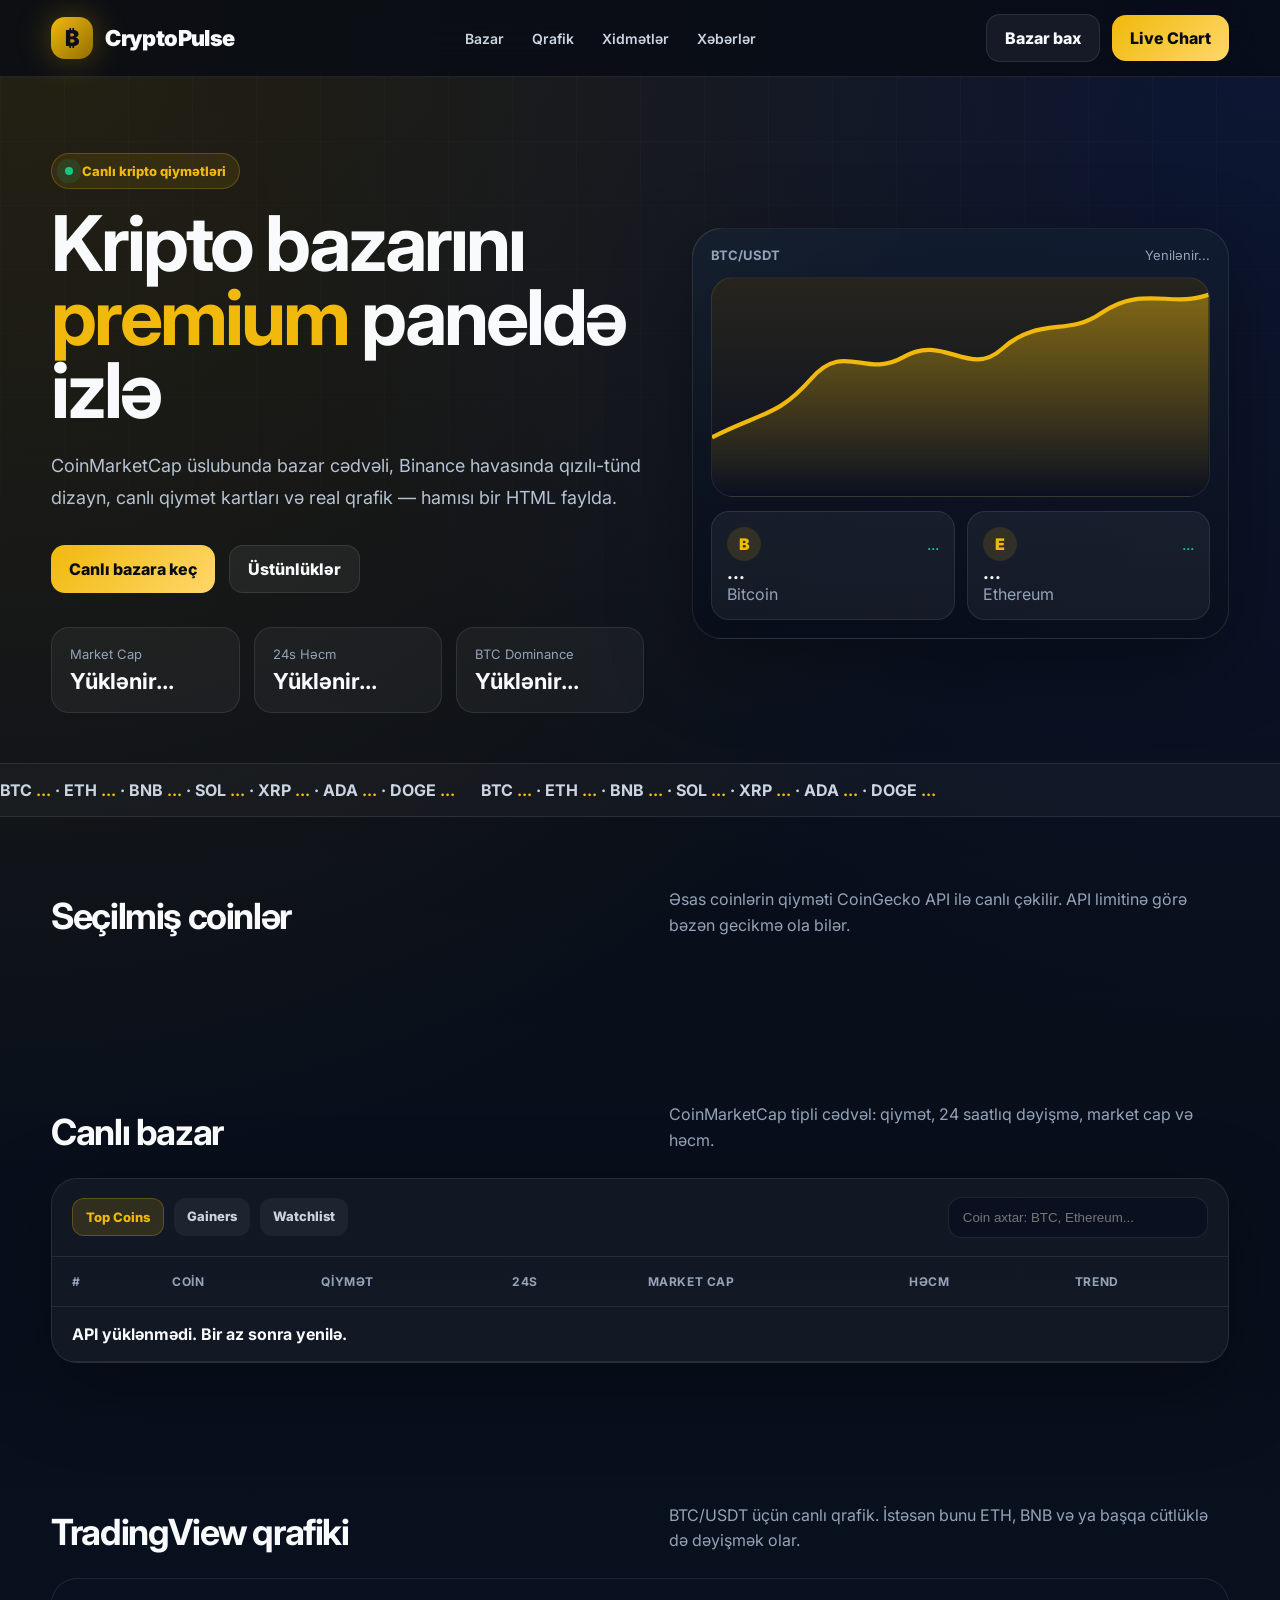
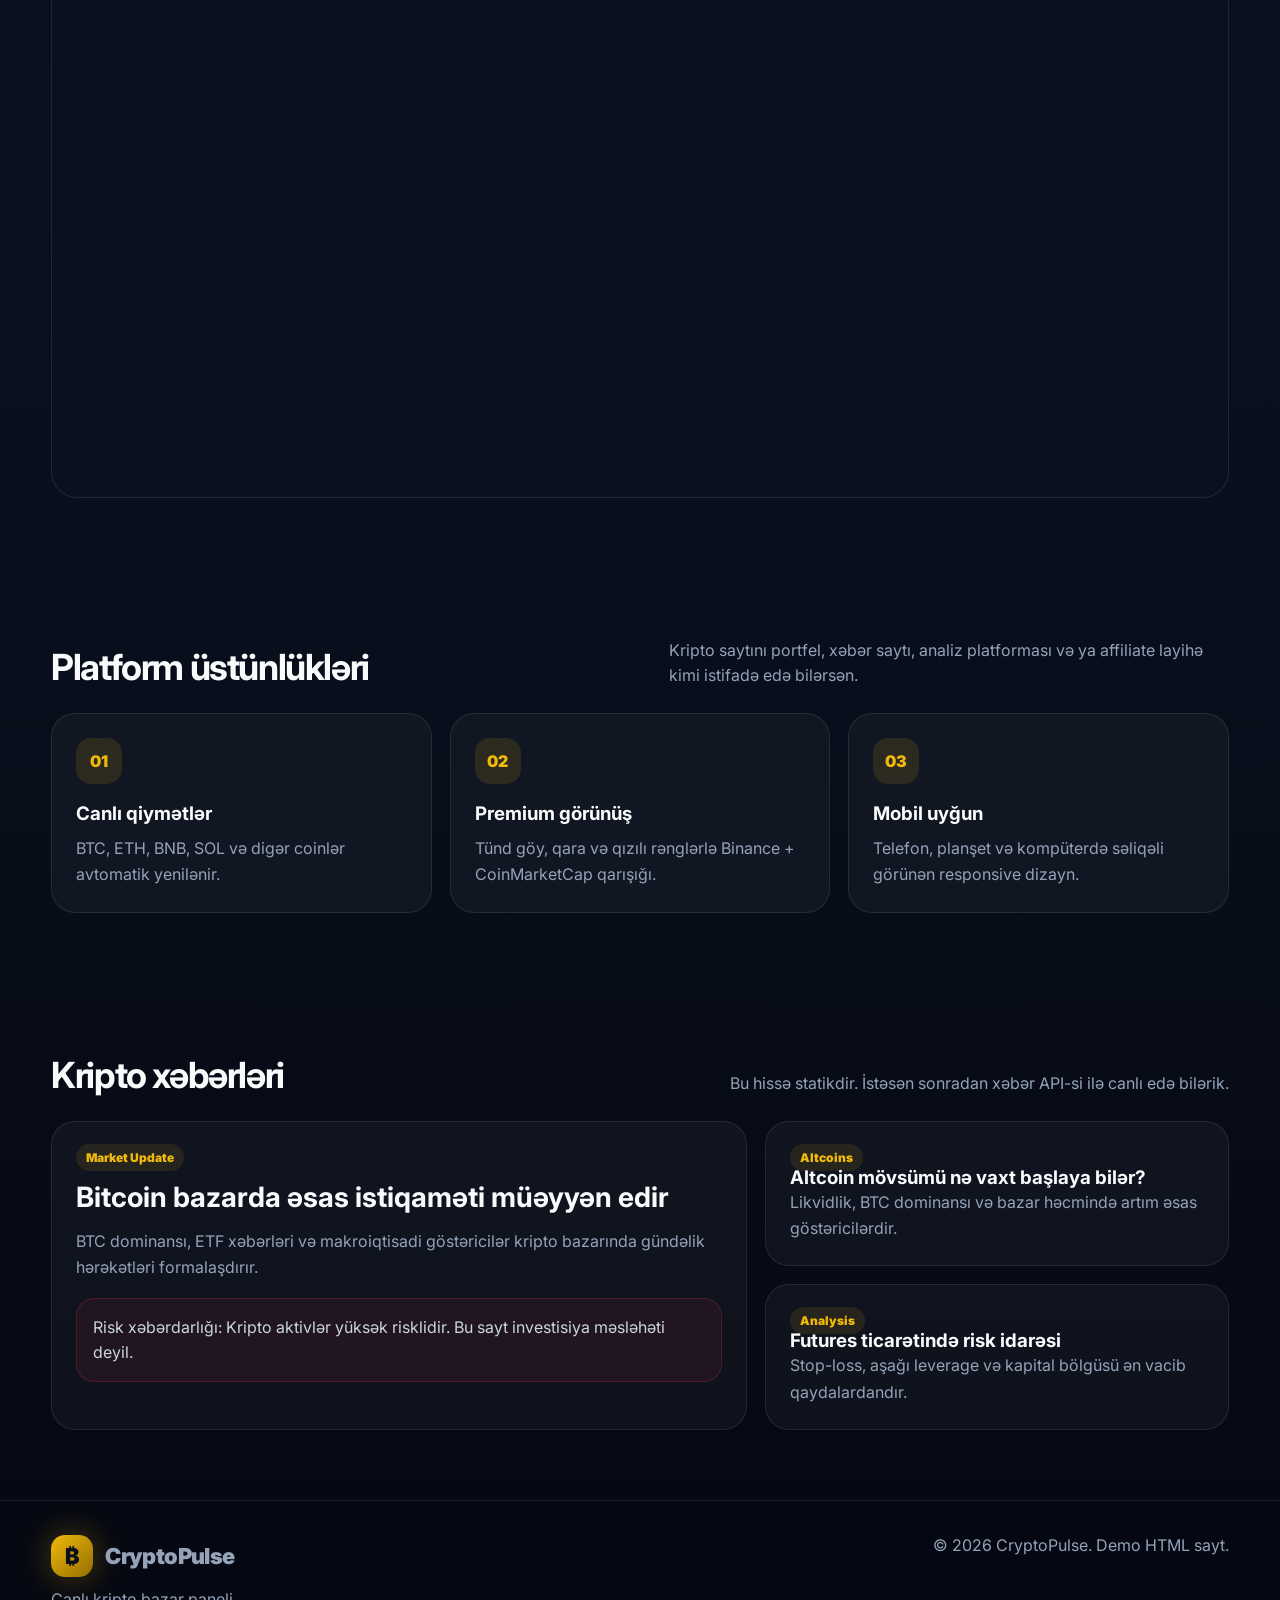
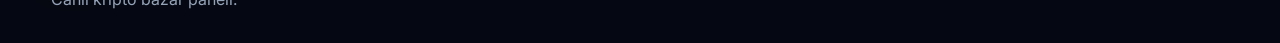
<file: kripto_binance_cmc_mix.html>
<!DOCTYPE html>
<html lang="az">
<head>
  <meta charset="UTF-8" />
  <meta name="viewport" content="width=device-width, initial-scale=1.0" />
  <title>CryptoPulse — Canlı Kripto Bazar</title>
  <link rel="preconnect" href="https://fonts.googleapis.com">
  <link rel="preconnect" href="https://fonts.gstatic.com" crossorigin>
  <link href="https://fonts.googleapis.com/css2?family=Inter:wght@400;500;600;700;800;900&display=swap" rel="stylesheet">
  <style>
    :root{
      --bg:#070B14;
      --bg2:#0B1220;
      --panel:#101827;
      --panel2:#111C2F;
      --gold:#F0B90B;
      --gold2:#FFD76A;
      --text:#F8FAFC;
      --muted:#94A3B8;
      --line:rgba(255,255,255,.09);
      --green:#16C784;
      --red:#EA3943;
      --blue:#3861FB;
      --shadow:0 24px 80px rgba(0,0,0,.35);
    }
    *{box-sizing:border-box;margin:0;padding:0}
    html{scroll-behavior:smooth}
    body{font-family:Inter,Arial,sans-serif;background:radial-gradient(circle at top left,rgba(240,185,11,.13),transparent 34%),radial-gradient(circle at top right,rgba(56,97,251,.14),transparent 30%),linear-gradient(180deg,var(--bg),#09111F 55%,#050812);color:var(--text);overflow-x:hidden}
    a{text-decoration:none;color:inherit}
    .container{width:min(1180px,92%);margin:auto}
    .nav{position:sticky;top:0;z-index:20;background:rgba(7,11,20,.78);backdrop-filter:blur(18px);border-bottom:1px solid var(--line)}
    .nav-inner{display:flex;align-items:center;justify-content:space-between;height:76px}
    .logo{display:flex;align-items:center;gap:12px;font-weight:900;font-size:22px;letter-spacing:-.6px}.logo-mark{width:42px;height:42px;border-radius:14px;background:linear-gradient(135deg,var(--gold),#926E00);display:grid;place-items:center;color:#0B0F19;font-weight:900;box-shadow:0 0 35px rgba(240,185,11,.32)}
    .menu{display:flex;gap:28px;color:#CBD5E1;font-weight:600;font-size:14px}.menu a:hover{color:var(--gold)}
    .nav-actions{display:flex;gap:12px;align-items:center}.btn{border:none;border-radius:14px;padding:13px 18px;font-weight:800;cursor:pointer;transition:.25s;display:inline-flex;align-items:center;gap:8px}.btn-gold{background:linear-gradient(135deg,var(--gold),var(--gold2));color:#070B14}.btn-gold:hover{transform:translateY(-2px);box-shadow:0 12px 32px rgba(240,185,11,.25)}.btn-dark{background:rgba(255,255,255,.06);color:var(--text);border:1px solid var(--line)}.btn-dark:hover{border-color:rgba(240,185,11,.5);color:var(--gold)}
    .hero{position:relative;padding:76px 0 50px;overflow:hidden}.grid-bg{position:absolute;inset:0;background-image:linear-gradient(rgba(255,255,255,.035) 1px,transparent 1px),linear-gradient(90deg,rgba(255,255,255,.035) 1px,transparent 1px);background-size:64px 64px;mask-image:linear-gradient(to bottom,black,transparent);opacity:.55;pointer-events:none}.hero-wrap{position:relative;display:grid;grid-template-columns:1.05fr .95fr;gap:48px;align-items:center}.badge{display:inline-flex;align-items:center;gap:9px;color:var(--gold);background:rgba(240,185,11,.1);border:1px solid rgba(240,185,11,.25);padding:9px 13px;border-radius:999px;font-weight:800;font-size:13px;margin-bottom:18px}.pulse{width:8px;height:8px;background:var(--green);border-radius:50%;box-shadow:0 0 0 8px rgba(22,199,132,.12)}
    h1{font-size:clamp(40px,6vw,78px);line-height:.96;letter-spacing:-3px;margin-bottom:22px}.gold{color:var(--gold)}.hero p{color:#B6C2D3;font-size:18px;line-height:1.75;max-width:620px}.hero-buttons{display:flex;gap:14px;margin-top:32px;flex-wrap:wrap}.stats{display:grid;grid-template-columns:repeat(3,1fr);gap:14px;margin-top:34px}.stat{background:rgba(255,255,255,.045);border:1px solid var(--line);border-radius:18px;padding:18px}.stat span{display:block;color:var(--muted);font-size:13px}.stat b{font-size:22px;margin-top:6px;display:block}.screen{background:linear-gradient(180deg,rgba(17,28,47,.95),rgba(8,13,24,.95));border:1px solid var(--line);border-radius:30px;padding:18px;box-shadow:var(--shadow);position:relative}.screen:before{content:"";position:absolute;inset:-1px;border-radius:30px;background:linear-gradient(135deg,rgba(240,185,11,.45),transparent 28%,rgba(56,97,251,.35));z-index:-1}.mini-top{display:flex;justify-content:space-between;align-items:center;margin-bottom:14px;color:var(--muted);font-size:13px}.chart{height:220px;border-radius:22px;background:linear-gradient(180deg,rgba(240,185,11,.12),transparent),#0A1020;position:relative;overflow:hidden;border:1px solid var(--line)}.chart svg{position:absolute;inset:0;width:100%;height:100%}.floating-card{margin-top:14px;display:grid;grid-template-columns:1fr 1fr;gap:12px}.small-coin{background:rgba(255,255,255,.05);border:1px solid var(--line);border-radius:18px;padding:15px}.small-coin .row{display:flex;justify-content:space-between;align-items:center}.coin-icon{width:34px;height:34px;border-radius:50%;display:grid;place-items:center;background:rgba(240,185,11,.13);color:var(--gold);font-weight:900}.positive{color:var(--green)!important}.negative{color:var(--red)!important}.muted{color:var(--muted)}
    .ticker{border-block:1px solid var(--line);background:rgba(255,255,255,.03);overflow:hidden}.ticker-track{display:flex;gap:26px;white-space:nowrap;animation:move 30s linear infinite;padding:16px 0;color:#CBD5E1;font-weight:700}.ticker-track span{color:var(--gold)}@keyframes move{to{transform:translateX(-50%)}}
    section{padding:70px 0}.section-head{display:flex;justify-content:space-between;gap:20px;align-items:end;margin-bottom:24px}.section-head h2{font-size:36px;letter-spacing:-1.4px}.section-head p{color:var(--muted);max-width:560px;line-height:1.6}.cards{display:grid;grid-template-columns:repeat(4,1fr);gap:18px}.coin-card{background:linear-gradient(180deg,rgba(255,255,255,.055),rgba(255,255,255,.025));border:1px solid var(--line);border-radius:24px;padding:20px;transition:.25s;position:relative;overflow:hidden}.coin-card:hover{transform:translateY(-6px);border-color:rgba(240,185,11,.42);box-shadow:0 22px 52px rgba(0,0,0,.26)}.coin-card:after{content:"";position:absolute;right:-30px;top:-30px;width:100px;height:100px;background:rgba(240,185,11,.09);border-radius:50%}.coin-head{display:flex;justify-content:space-between;align-items:center;margin-bottom:24px}.symbol{color:var(--muted);font-size:13px}.price{font-size:26px;font-weight:900;letter-spacing:-.6px}.change{font-weight:900;margin-top:8px;display:inline-block}
    .market-box{background:rgba(255,255,255,.04);border:1px solid var(--line);border-radius:26px;overflow:hidden;box-shadow:var(--shadow)}.market-toolbar{display:flex;justify-content:space-between;align-items:center;padding:18px 20px;border-bottom:1px solid var(--line);gap:14px;flex-wrap:wrap}.search{background:#0A1020;border:1px solid var(--line);border-radius:14px;color:var(--text);padding:12px 14px;min-width:260px;outline:none}.tabs{display:flex;gap:10px}.tab{padding:10px 13px;border-radius:12px;background:rgba(255,255,255,.05);color:#CBD5E1;font-weight:800;font-size:13px}.tab.active{background:rgba(240,185,11,.14);color:var(--gold);border:1px solid rgba(240,185,11,.25)}table{width:100%;border-collapse:collapse}th,td{text-align:left;padding:17px 20px;border-bottom:1px solid var(--line)}th{color:var(--muted);font-size:12px;text-transform:uppercase;letter-spacing:.6px}td{font-weight:700}.coin-name{display:flex;align-items:center;gap:12px}.rank{color:var(--muted);font-weight:700}.spark{width:90px;height:30px}.tag{padding:6px 10px;border-radius:999px;background:rgba(240,185,11,.1);color:var(--gold);font-size:12px;font-weight:900}.chart-frame{height:520px;border:1px solid var(--line);border-radius:26px;overflow:hidden;background:#0A1020}.features{display:grid;grid-template-columns:repeat(3,1fr);gap:18px}.feature{background:rgba(255,255,255,.04);border:1px solid var(--line);border-radius:24px;padding:24px}.feature .ico{width:46px;height:46px;border-radius:15px;background:rgba(240,185,11,.12);color:var(--gold);display:grid;place-items:center;font-weight:900;margin-bottom:18px}.feature h3{margin-bottom:10px}.feature p{color:var(--muted);line-height:1.65}.news{display:grid;grid-template-columns:1.2fr .8fr;gap:18px}.news-main,.news-side article{background:rgba(255,255,255,.04);border:1px solid var(--line);border-radius:24px;padding:24px}.news-main h3{font-size:28px;margin:14px 0}.news-main p,.news-side p{color:var(--muted);line-height:1.65}.news-side{display:grid;gap:18px}.footer{border-top:1px solid var(--line);background:#050812;padding:34px 0;color:var(--muted)}.footer-inner{display:flex;justify-content:space-between;gap:20px;flex-wrap:wrap}.risk{color:#CBD5E1;background:rgba(234,57,67,.08);border:1px solid rgba(234,57,67,.22);padding:16px;border-radius:18px;margin-top:18px;line-height:1.55}
    @media(max-width:980px){.hero-wrap,.news{grid-template-columns:1fr}.cards{grid-template-columns:repeat(2,1fr)}.features{grid-template-columns:1fr 1fr}.menu{display:none}.hero{padding-top:50px}th:nth-child(5),td:nth-child(5),th:nth-child(6),td:nth-child(6){display:none}}
    @media(max-width:620px){.cards,.features,.stats{grid-template-columns:1fr}.nav-actions .btn-dark{display:none}h1{letter-spacing:-1.8px}.screen{padding:12px;border-radius:22px}.chart-frame{height:440px}th,td{padding:14px 10px;font-size:13px}.search{min-width:100%;width:100%}.section-head{display:block}.section-head h2{margin-bottom:10px}}
  </style>
</head>
<body>
  <nav class="nav">
    <div class="container nav-inner">
      <a class="logo" href="#"><span class="logo-mark">₿</span> CryptoPulse</a>
      <div class="menu"><a href="#market">Bazar</a><a href="#chart">Qrafik</a><a href="#features">Xidmətlər</a><a href="#news">Xəbərlər</a></div>
      <div class="nav-actions"><a class="btn btn-dark" href="#market">Bazar bax</a><a class="btn btn-gold" href="#chart">Live Chart</a></div>
    </div>
  </nav>

  <header class="hero">
    <div class="grid-bg"></div>
    <div class="container hero-wrap">
      <div>
        <div class="badge"><span class="pulse"></span> Canlı kripto qiymətləri</div>
        <h1>Kripto bazarını <span class="gold">premium</span> paneldə izlə</h1>
        <p>CoinMarketCap üslubunda bazar cədvəli, Binance havasında qızılı-tünd dizayn, canlı qiymət kartları və real qrafik — hamısı bir HTML faylda.</p>
        <div class="hero-buttons"><a class="btn btn-gold" href="#market">Canlı bazara keç</a><a class="btn btn-dark" href="#features">Üstünlüklər</a></div>
        <div class="stats"><div class="stat"><span>Market Cap</span><b id="globalCap">Yüklənir...</b></div><div class="stat"><span>24s Həcm</span><b id="globalVol">Yüklənir...</b></div><div class="stat"><span>BTC Dominance</span><b id="btcDom">Yüklənir...</b></div></div>
      </div>
      <div class="screen">
        <div class="mini-top"><b>BTC/USDT</b><span id="updated">Yenilənir...</span></div>
        <div class="chart">
          <svg viewBox="0 0 600 260" preserveAspectRatio="none"><defs><linearGradient id="g" x1="0" x2="0" y1="0" y2="1"><stop stop-color="#F0B90B" stop-opacity=".45"/><stop offset="1" stop-color="#F0B90B" stop-opacity="0"/></linearGradient></defs><path d="M0,190 C60,160 80,165 120,120 C160,75 185,120 230,95 C280,65 310,120 350,85 C395,45 430,70 470,42 C520,8 555,36 600,20 L600,260 L0,260Z" fill="url(#g)"/><path d="M0,190 C60,160 80,165 120,120 C160,75 185,120 230,95 C280,65 310,120 350,85 C395,45 430,70 470,42 C520,8 555,36 600,20" fill="none" stroke="#F0B90B" stroke-width="5"/></svg>
        </div>
        <div class="floating-card"><div class="small-coin"><div class="row"><span class="coin-icon">B</span><span id="heroBtcChange" class="positive">...</span></div><h3 id="heroBtc">...</h3><span class="muted">Bitcoin</span></div><div class="small-coin"><div class="row"><span class="coin-icon">E</span><span id="heroEthChange" class="positive">...</span></div><h3 id="heroEth">...</h3><span class="muted">Ethereum</span></div></div>
      </div>
    </div>
  </header>

  <div class="ticker"><div class="ticker-track" id="ticker"><div>BTC <span>...</span> · ETH <span>...</span> · BNB <span>...</span> · SOL <span>...</span> · XRP <span>...</span> · ADA <span>...</span> · DOGE <span>...</span></div><div>BTC <span>...</span> · ETH <span>...</span> · BNB <span>...</span> · SOL <span>...</span> · XRP <span>...</span> · ADA <span>...</span> · DOGE <span>...</span></div></div></div>

  <section class="container">
    <div class="section-head"><h2>Seçilmiş coinlər</h2><p>Əsas coinlərin qiyməti CoinGecko API ilə canlı çəkilir. API limitinə görə bəzən gecikmə ola bilər.</p></div>
    <div class="cards" id="coinCards"></div>
  </section>

  <section class="container" id="market">
    <div class="section-head"><h2>Canlı bazar</h2><p>CoinMarketCap tipli cədvəl: qiymət, 24 saatlıq dəyişmə, market cap və həcm.</p></div>
    <div class="market-box">
      <div class="market-toolbar"><div class="tabs"><span class="tab active">Top Coins</span><span class="tab">Gainers</span><span class="tab">Watchlist</span></div><input id="search" class="search" placeholder="Coin axtar: BTC, Ethereum..." /></div>
      <table><thead><tr><th>#</th><th>Coin</th><th>Qiymət</th><th>24s</th><th>Market Cap</th><th>Həcm</th><th>Trend</th></tr></thead><tbody id="marketBody"><tr><td colspan="7">Yüklənir...</td></tr></tbody></table>
    </div>
  </section>

  <section class="container" id="chart">
    <div class="section-head"><h2>TradingView qrafiki</h2><p>BTC/USDT üçün canlı qrafik. İstəsən bunu ETH, BNB və ya başqa cütlüklə də dəyişmək olar.</p></div>
    <div class="chart-frame"><iframe src="https://s.tradingview.com/widgetembed/?frameElementId=tradingview_123&symbol=BINANCE%3ABTCUSDT&interval=60&hidesidetoolbar=0&symboledit=1&saveimage=1&toolbarbg=0B1220&studies=[]&theme=dark&style=1&timezone=Etc%2FUTC&withdateranges=1&hideideas=1" style="width:100%;height:100%;border:0"></iframe></div>
  </section>

  <section class="container" id="features">
    <div class="section-head"><h2>Platform üstünlükləri</h2><p>Kripto saytını portfel, xəbər saytı, analiz platforması və ya affiliate layihə kimi istifadə edə bilərsən.</p></div>
    <div class="features"><div class="feature"><div class="ico">01</div><h3>Canlı qiymətlər</h3><p>BTC, ETH, BNB, SOL və digər coinlər avtomatik yenilənir.</p></div><div class="feature"><div class="ico">02</div><h3>Premium görünüş</h3><p>Tünd göy, qara və qızılı rənglərlə Binance + CoinMarketCap qarışığı.</p></div><div class="feature"><div class="ico">03</div><h3>Mobil uyğun</h3><p>Telefon, planşet və kompüterdə səliqəli görünən responsive dizayn.</p></div></div>
  </section>

  <section class="container" id="news">
    <div class="section-head"><h2>Kripto xəbərləri</h2><p>Bu hissə statikdir. İstəsən sonradan xəbər API-si ilə canlı edə bilərik.</p></div>
    <div class="news"><article class="news-main"><span class="tag">Market Update</span><h3>Bitcoin bazarda əsas istiqaməti müəyyən edir</h3><p>BTC dominansı, ETF xəbərləri və makroiqtisadi göstəricilər kripto bazarında gündəlik hərəkətləri formalaşdırır.</p><div class="risk">Risk xəbərdarlığı: Kripto aktivlər yüksək risklidir. Bu sayt investisiya məsləhəti deyil.</div></article><div class="news-side"><article><span class="tag">Altcoins</span><h3>Altcoin mövsümü nə vaxt başlaya bilər?</h3><p>Likvidlik, BTC dominansı və bazar həcmində artım əsas göstəricilərdir.</p></article><article><span class="tag">Analysis</span><h3>Futures ticarətində risk idarəsi</h3><p>Stop-loss, aşağı leverage və kapital bölgüsü ən vacib qaydalardandır.</p></article></div></div>
  </section>

  <footer class="footer"><div class="container footer-inner"><div><b class="logo"><span class="logo-mark">₿</span> CryptoPulse</b><p style="margin-top:12px">Canlı kripto bazar paneli.</p></div><p>© 2026 CryptoPulse. Demo HTML sayt.</p></div></footer>

  <script>
    const ids=['bitcoin','ethereum','binancecoin','solana','ripple','cardano','dogecoin','toncoin'];
    const symbols={bitcoin:'BTC',ethereum:'ETH',binancecoin:'BNB',solana:'SOL',ripple:'XRP',cardano:'ADA',dogecoin:'DOGE',toncoin:'TON'};
    let coins=[];
    const fmt=n=> n>=1e12?'$'+(n/1e12).toFixed(2)+'T': n>=1e9?'$'+(n/1e9).toFixed(2)+'B': n>=1e6?'$'+(n/1e6).toFixed(2)+'M':'$'+Number(n).toLocaleString('en-US',{maximumFractionDigits:2});
    const price=n=> '$'+Number(n).toLocaleString('en-US',{maximumFractionDigits:n<1?5:2});
    function cls(v){return v>=0?'positive':'negative'}
    function spark(v){const color=v>=0?'#16C784':'#EA3943';return `<svg class="spark" viewBox="0 0 100 30"><path d="M0 ${v>=0?22:8} C20 5 28 25 45 12 S75 8 100 ${v>=0?5:24}" fill="none" stroke="${color}" stroke-width="3"/></svg>`}
    async function load(){
      try{
        const url='https://api.coingecko.com/api/v3/coins/markets?vs_currency=usd&ids='+ids.join(',')+'&order=market_cap_desc&per_page=20&page=1&sparkline=false&price_change_percentage=24h';
        const res=await fetch(url); coins=await res.json(); render(coins);
        const g=await fetch('https://api.coingecko.com/api/v3/global'); const gj=await g.json(); const d=gj.data;
        document.getElementById('globalCap').textContent=fmt(d.total_market_cap.usd); document.getElementById('globalVol').textContent=fmt(d.total_volume.usd); document.getElementById('btcDom').textContent=d.market_cap_percentage.btc.toFixed(1)+'%';
        document.getElementById('updated').textContent='Son yenilənmə: '+new Date().toLocaleTimeString('az-AZ');
      }catch(e){document.getElementById('marketBody').innerHTML='<tr><td colspan="7">API yüklənmədi. Bir az sonra yenilə.</td></tr>'}
    }
    function render(list){
      const btc=list.find(c=>c.id==='bitcoin'), eth=list.find(c=>c.id==='ethereum');
      if(btc){heroBtc.textContent=price(btc.current_price); heroBtcChange.textContent=(btc.price_change_percentage_24h||0).toFixed(2)+'%'; heroBtcChange.className=cls(btc.price_change_percentage_24h)}
      if(eth){heroEth.textContent=price(eth.current_price); heroEthChange.textContent=(eth.price_change_percentage_24h||0).toFixed(2)+'%'; heroEthChange.className=cls(eth.price_change_percentage_24h)}
      coinCards.innerHTML=list.slice(0,4).map(c=>`<div class="coin-card"><div class="coin-head"><div class="coin-name"><img src="${c.image}" width="38" height="38"><div><b>${c.name}</b><div class="symbol">${symbols[c.id]}</div></div></div><span class="tag">Live</span></div><div class="price">${price(c.current_price)}</div><span class="change ${cls(c.price_change_percentage_24h)}">${(c.price_change_percentage_24h||0).toFixed(2)}%</span></div>`).join('');
      marketBody.innerHTML=list.map((c,i)=>`<tr><td class="rank">${i+1}</td><td><div class="coin-name"><img src="${c.image}" width="30" height="30"><div>${c.name}<div class="symbol">${symbols[c.id]}</div></div></div></td><td>${price(c.current_price)}</td><td class="${cls(c.price_change_percentage_24h)}">${(c.price_change_percentage_24h||0).toFixed(2)}%</td><td>${fmt(c.market_cap)}</td><td>${fmt(c.total_volume)}</td><td>${spark(c.price_change_percentage_24h)}</td></tr>`).join('');
      const t=list.map(c=>`${symbols[c.id]} <span>${price(c.current_price)}</span> <b class="${cls(c.price_change_percentage_24h)}">${(c.price_change_percentage_24h||0).toFixed(2)}%</b>`).join(' · ');
      ticker.innerHTML='<div>'+t+'</div><div>'+t+'</div>';
    }
    search.addEventListener('input',e=>{const q=e.target.value.toLowerCase();render(coins.filter(c=>c.name.toLowerCase().includes(q)||symbols[c.id].toLowerCase().includes(q)))});
    load(); setInterval(load,60000);
  </script>
</body>
</html>
</file>
